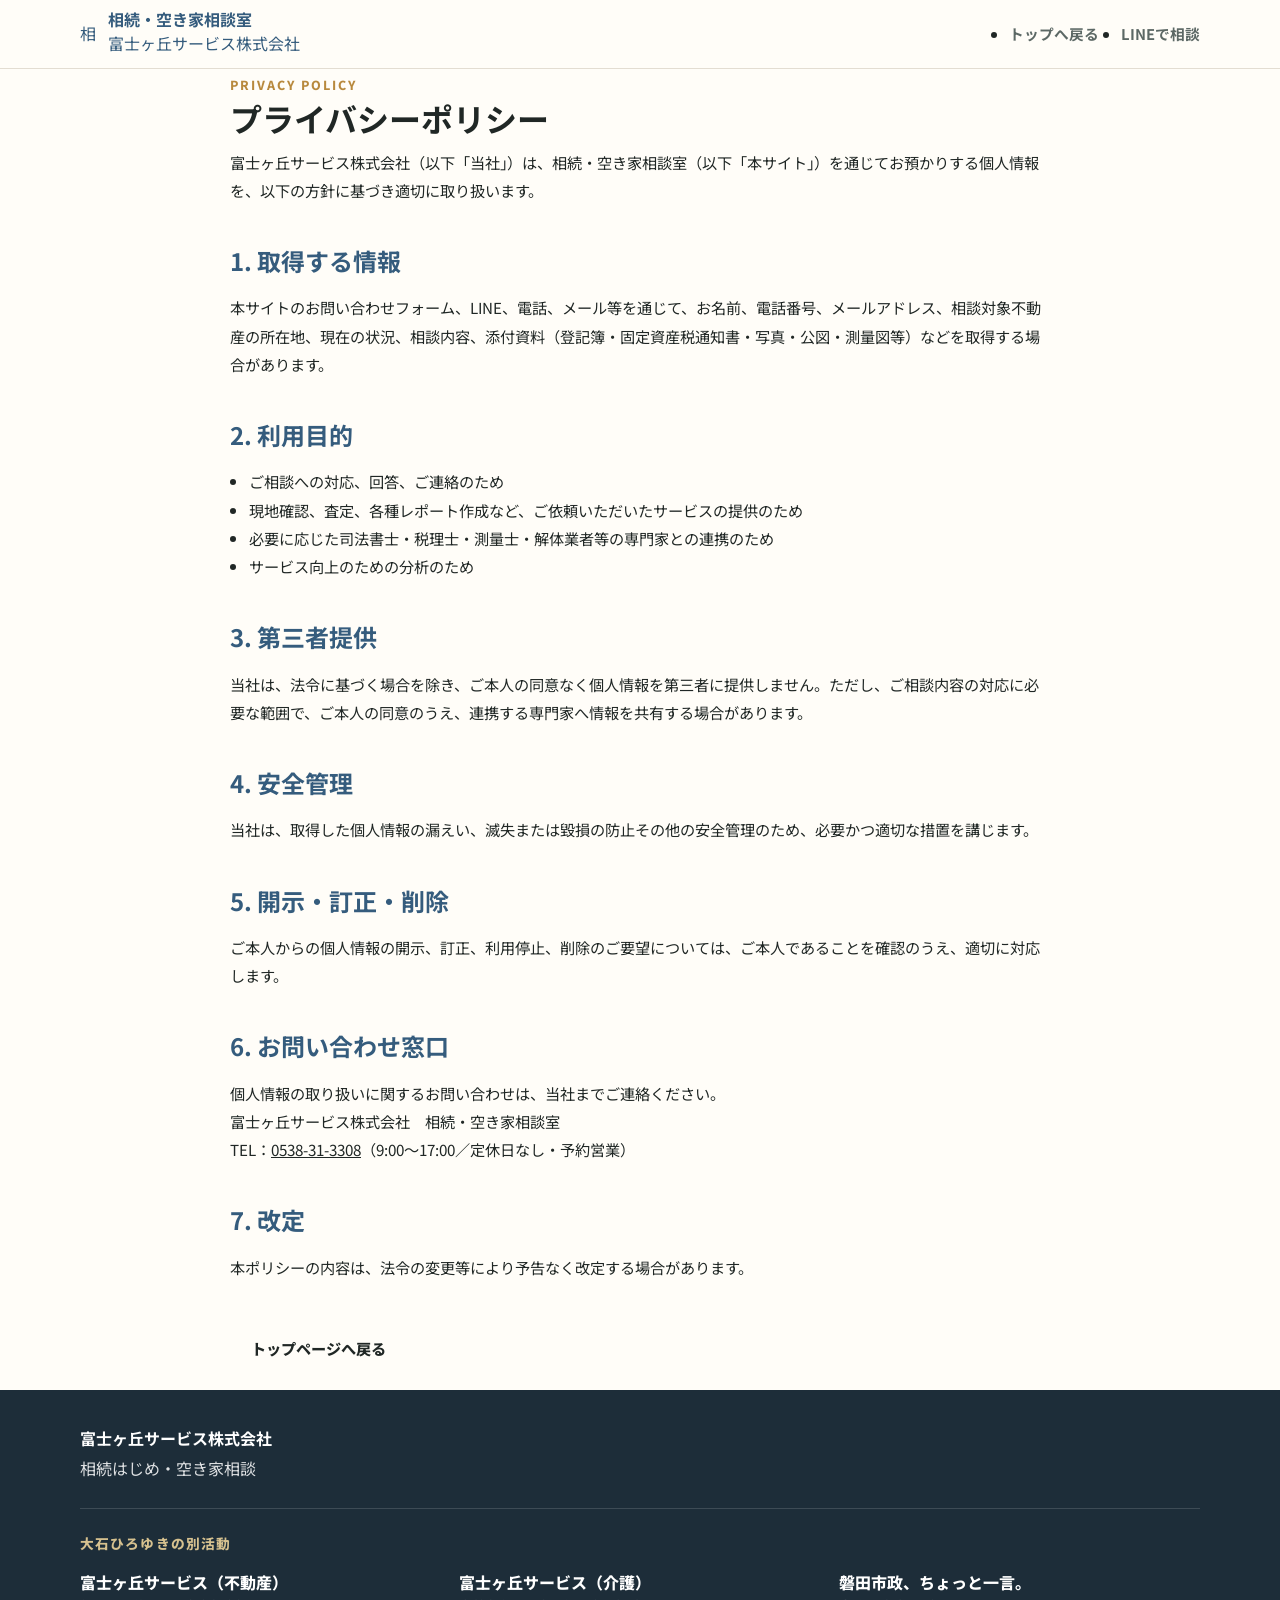
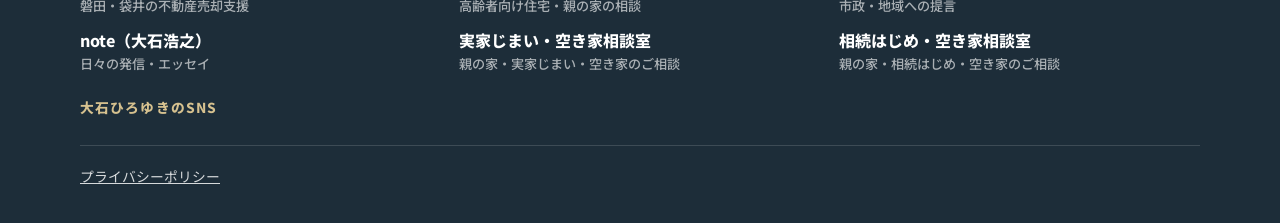
<file: privacy.html>
<!DOCTYPE html>
<html lang="ja">
<head>
<meta charset="UTF-8">
<meta name="viewport" content="width=device-width, initial-scale=1.0">
<link rel="icon" href="favicon.ico" sizes="any">
<link rel="icon" type="image/svg+xml" href="favicon.svg">
<link rel="icon" type="image/png" sizes="32x32" href="icon-32.png">
<link rel="apple-touch-icon" href="apple-touch-icon.png">
<meta name="theme-color" content="#3c2c1e">
<title>プライバシーポリシー｜相続・空き家相談室｜富士ヶ丘サービス</title>
<meta name="description" content="富士ヶ丘サービス株式会社 相続・空き家相談室のプライバシーポリシー（個人情報の取り扱いについて）。">
<meta name="robots" content="noindex">
<link rel="preconnect" href="https://fonts.googleapis.com">
<link rel="preconnect" href="https://fonts.gstatic.com" crossorigin>
<link href="https://fonts.googleapis.com/css2?family=Noto+Sans+JP:wght@400;500;700&family=Noto+Serif+JP:wght@500;600;700&display=swap" rel="stylesheet">
<link rel="stylesheet" href="style.css">
<style>
  .legal { max-width: 820px; }
  .legal h2.h { font-size: 1.5rem; margin-top: 40px; }
  .legal h3 { font-family: var(--serif); color: var(--cha-700); margin: 26px 0 8px; font-size: 1.05rem; }
  .legal p, .legal li { color: var(--ink-soft); font-size: .95rem; }
  .legal ul { padding-left: 1.2em; margin: 8px 0; }
</style>
</head>
<body>

<header class="site-header">
  <div class="wrap nav">
    <a class="brand" href="index.html">
      <span class="brand__mark">相</span>
      <span class="brand__txt"><b>相続・空き家相談室</b><span>富士ヶ丘サービス株式会社</span></span>
    </a>
    <ul class="menu" id="menu">
      <li><a href="index.html">トップへ戻る</a></li>
      <li><a class="btn-line" href="https://line.me/R/ti/p/%40531nwfsc" target="_blank" rel="noopener">LINEで相談</a></li>
    </ul>
  </div>
</header>

<section class="sec sec--paper">
  <div class="wrap legal">
    <span class="eyebrow">PRIVACY POLICY</span>
    <h1 style="font-family:var(--serif);color:var(--cha-800);font-size:2rem;margin-bottom:10px;">プライバシーポリシー</h1>
    <p>富士ヶ丘サービス株式会社（以下「当社」）は、相続・空き家相談室（以下「本サイト」）を通じてお預かりする個人情報を、以下の方針に基づき適切に取り扱います。</p>

    <h2 class="h">1. 取得する情報</h2>
    <p>本サイトのお問い合わせフォーム、LINE、電話、メール等を通じて、お名前、電話番号、メールアドレス、相談対象不動産の所在地、現在の状況、相談内容、添付資料（登記簿・固定資産税通知書・写真・公図・測量図等）などを取得する場合があります。</p>

    <h2 class="h">2. 利用目的</h2>
    <ul>
      <li>ご相談への対応、回答、ご連絡のため</li>
      <li>現地確認、査定、各種レポート作成など、ご依頼いただいたサービスの提供のため</li>
      <li>必要に応じた司法書士・税理士・測量士・解体業者等の専門家との連携のため</li>
      <li>サービス向上のための分析のため</li>
    </ul>

    <h2 class="h">3. 第三者提供</h2>
    <p>当社は、法令に基づく場合を除き、ご本人の同意なく個人情報を第三者に提供しません。ただし、ご相談内容の対応に必要な範囲で、ご本人の同意のうえ、連携する専門家へ情報を共有する場合があります。</p>

    <h2 class="h">4. 安全管理</h2>
    <p>当社は、取得した個人情報の漏えい、滅失または毀損の防止その他の安全管理のため、必要かつ適切な措置を講じます。</p>

    <h2 class="h">5. 開示・訂正・削除</h2>
    <p>ご本人からの個人情報の開示、訂正、利用停止、削除のご要望については、ご本人であることを確認のうえ、適切に対応します。</p>

    <h2 class="h">6. お問い合わせ窓口</h2>
    <p>個人情報の取り扱いに関するお問い合わせは、当社までご連絡ください。<br>
    富士ヶ丘サービス株式会社　相続・空き家相談室<br>
    TEL：<a href="tel:0538-31-3308">0538-31-3308</a>（9:00〜17:00／定休日なし・予約営業）</p>

    <h2 class="h">7. 改定</h2>
    <p>本ポリシーの内容は、法令の変更等により予告なく改定する場合があります。</p>

    <p style="margin-top:40px;"><a class="btn btn--dark" href="index.html">トップページへ戻る</a></p>
  </div>
</section>

<footer class="site-footer">
  <div class="wrap footer-content">
    <div class="footer-brand"><b>富士ヶ丘サービス株式会社</b><br>相続はじめ・空き家相談</div>
    <div class="footer-links">
      <p class="footer-heading">大石ひろゆきの別活動</p>
      <ul>
        <li><a href="https://www.fujigaoka-service.co.jp/" target="_blank" rel="noopener">富士ヶ丘サービス（不動産）<span>磐田・袋井の不動産売却支援</span></a></li>
        <li><a href="https://www.fujigaoka-service.info/" target="_blank" rel="noopener">富士ヶ丘サービス（介護）<span>高齢者向け住宅・親の家の相談</span></a></li>
        <li><a href="https://hiroyukio0122.wixsite.com/for202904" target="_blank" rel="noopener">磐田市政、ちょっと一言。<span>市政・地域への提言</span></a></li>
        <li><a href="https://note.com/fujigaoka_oishi" target="_blank" rel="noopener">note（大石浩之）<span>日々の発信・エッセイ</span></a></li>
        <li><a href="https://iwata-monogatari.github.io/fujigaoka-jikka-soudan/">実家じまい・空き家相談室<span>親の家・実家じまい・空き家のご相談</span></a></li>
        <li><a href="https://iwata-monogatari.github.io/fujigaoka-souzoku-soudan/">相続はじめ・空き家相談室<span>親の家・相続はじめ・空き家のご相談</span></a></li>
      </ul>
      <p class="footer-heading footer-sns-heading">大石ひろゆきのSNS</p>
    </div>
    <div class="footer-bottom"><a href="privacy.html">プライバシーポリシー</a></div>
  </div>
</footer>

</body>
</html>
</file>
<file: style.css>
:root {
  --ink: #202725;
  --muted: #5c6865;
  --paper: #fffdf8;
  --surface: #ffffff;
  --line: #e3ddd2;
  --soft: #eef3f6;
  --green: #355c7d;
  --green-2: #7392a8;
  --blue: #355c7d;
  --gold: #b8893d;
  --terracotta: #39594f;
  --shadow: 0 18px 50px rgba(32, 39, 37, .12);
  --radius: 8px;
  --maxw: 1120px;
}
* { box-sizing: border-box; }
html { scroll-behavior: smooth; scroll-padding-top: 76px; }
body { margin: 0; font-family: "Noto Sans JP", "Hiragino Kaku Gothic ProN", "Yu Gothic", Meiryo, sans-serif; color: var(--ink); background: var(--paper); line-height: 1.85; }
img { display: block; max-width: 100%; height: auto; }
a { color: inherit; }
.wrap { width: min(92%, var(--maxw)); margin-inline: auto; }
.site-header { position: sticky; top: 0; z-index: 20; background: rgba(255, 253, 248, .92); backdrop-filter: blur(10px); border-bottom: 1px solid var(--line); }
.nav { min-height: 68px; display: flex; align-items: center; justify-content: space-between; gap: 24px; }
.brand { display: flex; align-items: center; gap: 12px; text-decoration: none; color: var(--green); }
.brand-mark { width: 38px; height: 38px; border-radius: 8px; display: grid; place-items: center; color: #fff; background: var(--green); font-weight: 800; }
.brand b { display: block; font-size: 1rem; line-height: 1.2; }
.brand small { display: block; font-size: .72rem; color: var(--muted); }
.menu { display: flex; align-items: center; gap: 22px; font-size: .92rem; font-weight: 700; }
.menu a { text-decoration: none; color: var(--muted); }
.menu a:hover { color: var(--green); }
.menu-cta { padding: 9px 16px; border-radius: 999px; background: var(--green); color: #fff !important; }
.nav-toggle { display: none; border: 0; background: transparent; padding: 8px; }
.nav-toggle span { display: block; width: 24px; height: 2px; margin: 5px 0; background: var(--green); }
.hero { padding: 72px 0 58px; background: linear-gradient(180deg, #f3f7fa, #fffdf8); }
.hero-grid { display: grid; grid-template-columns: minmax(0, 1.05fr) minmax(330px, .95fr); gap: 48px; align-items: center; }
.kicker, .eyebrow { margin: 0 0 14px; color: var(--gold); font-size: .78rem; font-weight: 800; letter-spacing: .16em; text-transform: uppercase; }
h1, h2, h3, p { margin-top: 0; }
h1 { margin-bottom: 22px; font-size: clamp(2rem, 5vw, 3.9rem); line-height: 1.22; letter-spacing: 0; color: var(--green); }
h1 span { color: var(--terracotta); }
h2 { margin-bottom: 16px; font-size: clamp(1.55rem, 3.4vw, 2.45rem); line-height: 1.4; color: var(--green); letter-spacing: 0; }
h3 { margin-bottom: 8px; font-size: 1.16rem; line-height: 1.45; }
.lead { font-size: 1.08rem; color: var(--muted); max-width: 42em; }
.hero-actions, .contact-card { display: flex; flex-wrap: wrap; gap: 12px; margin-top: 28px; }
.btn { display: inline-flex; align-items: center; justify-content: center; min-height: 48px; padding: 12px 20px; border-radius: 999px; text-decoration: none; font-weight: 800; border: 1px solid transparent; }
.btn-primary { background: #06c755; color: #fff; }
.btn-secondary { background: var(--gold); color: #211a10; }
.btn-quiet { background: transparent; color: var(--green); border-color: var(--green-2); }
.btn-quiet.light { color: #fff; border-color: rgba(255,255,255,.55); }
.hero-photo, .photo-grid figure { margin: 0; }
.hero-photo { border-radius: var(--radius); overflow: hidden; box-shadow: var(--shadow); background: var(--surface); }
.hero-photo img { width: 100%; aspect-ratio: 4 / 5; object-fit: cover; }
figcaption { padding: 12px 14px; color: var(--muted); font-size: .86rem; background: var(--surface); }
.section { padding: 78px 0; }
.section-soft { background: var(--soft); }
.section-head { max-width: 760px; margin-bottom: 34px; }
.section-head.center { text-align: center; margin-inline: auto; }
.compare-grid { display: grid; grid-template-columns: repeat(2, 1fr); gap: 22px; }
.compare-card, .step { background: var(--surface); border: 1px solid var(--line); border-radius: var(--radius); padding: 26px; box-shadow: 0 8px 24px rgba(32,39,37,.06); }
.compare-card.is-active { border-color: rgba(53,92,125,.5); box-shadow: var(--shadow); }
.compare-card ul { padding-left: 1.2em; color: var(--muted); }
.compare-card a { display: inline-flex; margin-top: 8px; font-weight: 800; color: var(--blue); }
.badge { display: inline-flex; margin-bottom: 14px; padding: 4px 10px; border-radius: 999px; background: rgba(57,89,79,.12); color: #39594f; font-size: .78rem; font-weight: 800; }
.badge-blue { background: rgba(53,92,125,.12); color: var(--blue); }
.step-grid { display: grid; grid-template-columns: repeat(3, 1fr); gap: 18px; }
.step b { display: block; color: var(--gold); font-size: .86rem; letter-spacing: .12em; margin-bottom: 12px; }
.step p, .photo-grid p, .profile p, .contact-grid p { color: var(--muted); }
.photo-band { background: #f9fbf8; }
.photo-grid { display: grid; grid-template-columns: .95fr 1.05fr; gap: 44px; align-items: center; }
.photo-grid img { width: 100%; aspect-ratio: 16 / 11; object-fit: cover; border-radius: var(--radius) var(--radius) 0 0; }
.check-list { display: flex; flex-wrap: wrap; gap: 10px; margin-top: 22px; }
.check-list span { padding: 8px 12px; border-radius: 999px; background: #fff; border: 1px solid var(--line); color: var(--green); font-weight: 800; font-size: .9rem; }
.profile { display: grid; grid-template-columns: 240px 1fr; gap: 34px; align-items: center; max-width: 860px; }
.profile img { width: 240px; aspect-ratio: 1; object-fit: cover; border-radius: 8px; box-shadow: var(--shadow); filter: grayscale(100%); }
.profile-note { padding: 12px 16px; background: var(--soft); border-left: 4px solid var(--green); }
.section-dark { background: var(--green); color: #fff; }
.section-dark h2, .section-dark .eyebrow { color: #fff; }
.section-dark p { color: rgba(255,255,255,.82); }
.contact-grid { display: grid; grid-template-columns: 1fr .75fr; gap: 36px; align-items: center; }
.contact-card { margin-top: 0; padding: 28px; border-radius: var(--radius); background: rgba(255,255,255,.1); border: 1px solid rgba(255,255,255,.2); }
.contact-card .btn { width: 100%; }
.site-footer { padding: 34px 0; background: #1d2d39; color: rgba(255,255,255,.8); }
.footer-content { display: grid; gap: 24px; }
.footer-brand { color: rgba(255,255,255,.86); }
.footer-brand b { color: #fff; }
.footer-links { border-top: 1px solid rgba(255,255,255,.14); padding-top: 22px; }
.footer-heading { margin: 0 0 14px; color: #d6c18f; font-size: .86rem; font-weight: 800; letter-spacing: .08em; }
.footer-links ul { display: grid; grid-template-columns: repeat(3, minmax(0, 1fr)); gap: 12px 18px; margin: 0; padding: 0; list-style: none; }
.footer-links a { display: block; color: #fff; text-decoration: none; font-weight: 800; line-height: 1.5; }
.footer-links a span { display: block; margin-top: 2px; color: rgba(255,255,255,.62); font-size: .82rem; font-weight: 500; }
.footer-links a:hover { color: #f5df9e; }
.footer-sns-heading { margin-top: 22px; margin-bottom: 0; }
.footer-bottom { border-top: 1px solid rgba(255,255,255,.14); padding-top: 18px; color: rgba(255,255,255,.62); font-size: .86rem; }
.footer-bottom a { color: rgba(255,255,255,.82); }
@media (max-width: 860px) {
  .nav { min-height: 62px; }
  .nav-toggle { display: block; }
  .menu { display: none; position: absolute; inset: 62px 4% auto 4%; padding: 16px; background: #fff; border: 1px solid var(--line); border-radius: var(--radius); box-shadow: var(--shadow); flex-direction: column; align-items: stretch; }
  .menu.open { display: flex; }
  .hero { padding-top: 46px; }
  .hero-grid, .compare-grid, .step-grid, .photo-grid, .profile, .contact-grid { grid-template-columns: 1fr; }
  .footer-links ul { grid-template-columns: 1fr; }
  .hero-photo img { aspect-ratio: 16 / 11; }
  .profile img { width: min(240px, 70vw); }
}
@media (max-width: 520px) {
  .section { padding: 58px 0; }
  .compare-card, .step, .contact-card { padding: 20px; }
  .btn { width: 100%; }
}
</file>
